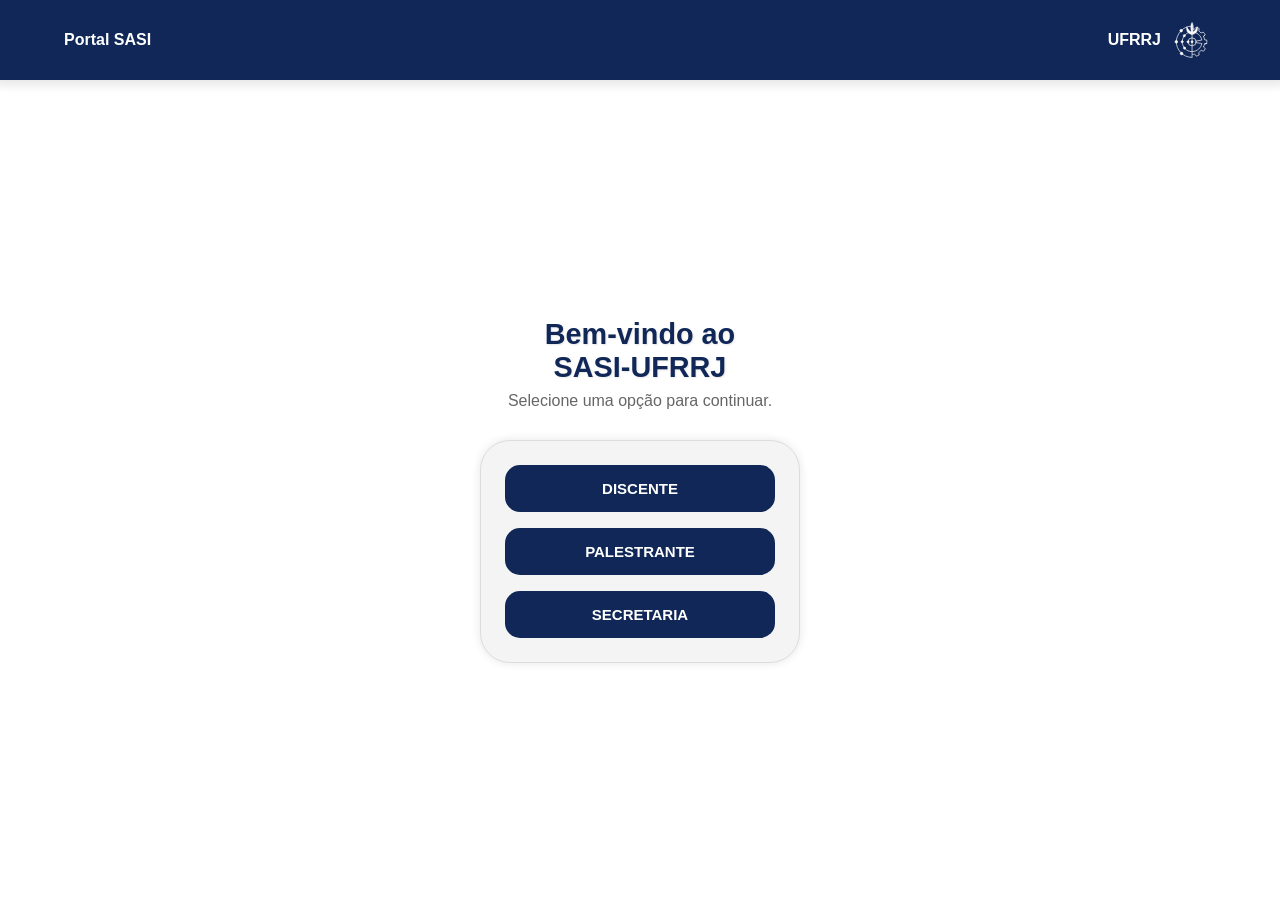
<file: index.html>
<!DOCTYPE html>
<html lang="pt-BR">
<head>
    <meta charset="UTF-8">
    <meta name="viewport" content="width=device-width, initial-scale=1.0">
    <link rel="stylesheet" href="index.css">
    <title>Portal SASI - UFRRJ</title>
</head>
<body>
    <header>
        <h1>Portal SASI</h1>
        <div class="logo">
            <h2>UFRRJ</h2>
            <img src="logo-white-ufrrj.svg" alt="Logo da UFRRJ">
        </div>
    </header>

    <main>
        <section class="title" aria-labelledby="titulo-principal">
            <h2 id="titulo-principal">Bem-vindo ao<br>SASI-UFRRJ</h2>
            <p>Selecione uma opção para continuar.</p>
        </section>

        <nav class="acessos" aria-label="Áreas do portal">
            <a class="botao-acesso" href="discente.html">Discente</a>
            <a class="botao-acesso" href="palestrante.html">Palestrante</a>
            <a class="botao-acesso" href="secretaria.html">Secretaria</a>
        </nav>
    </main>
</body>
</html>
</file>
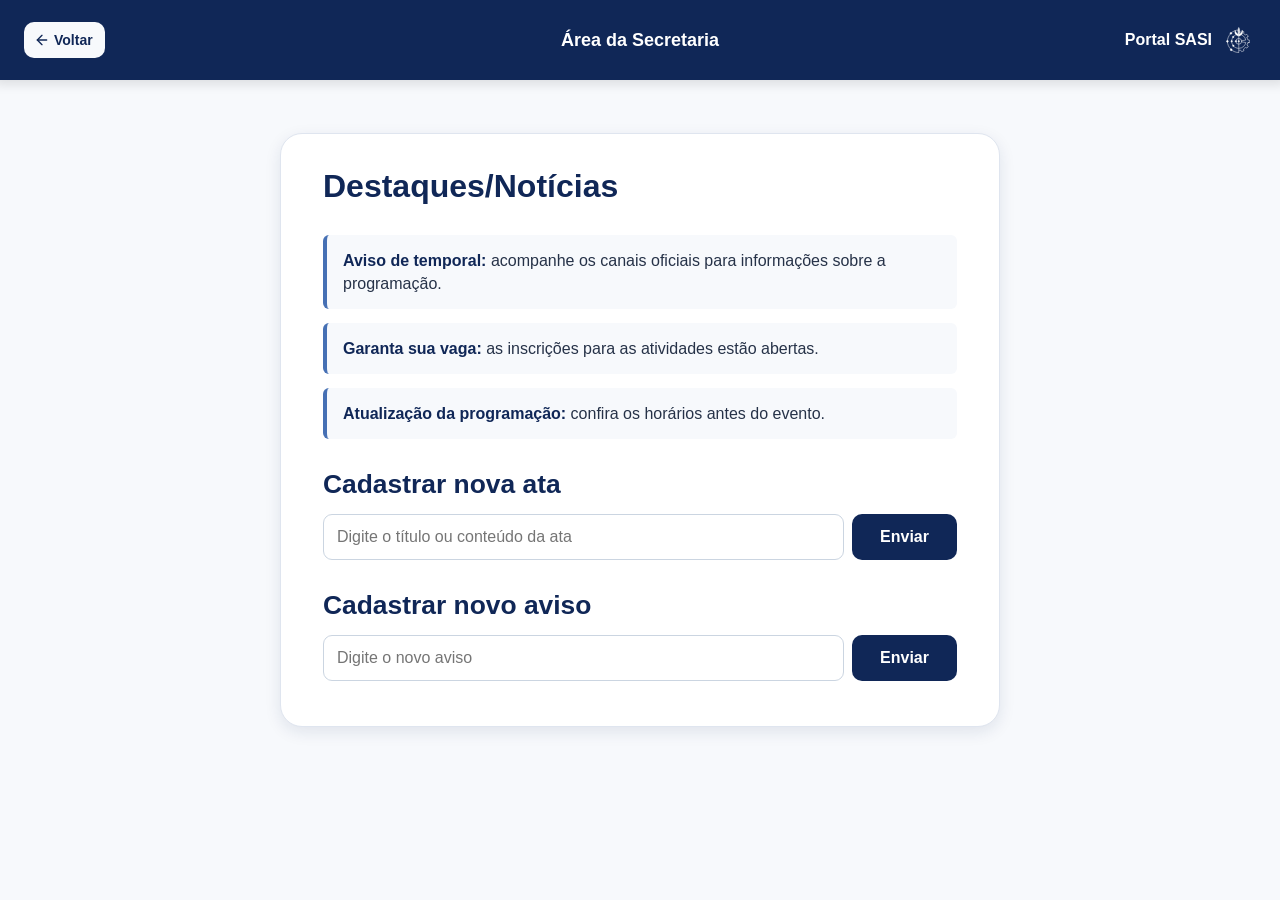
<file: AreaSecretaria.html>
<!DOCTYPE html>
<html lang="pt-BR">
<head>
    <meta charset="UTF-8">
    <meta name="viewport" content="width=device-width, initial-scale=1.0">
    <link rel="stylesheet" href="secretaria.css">
    <title>Área da Secretaria - SASI</title>
</head>
<body>
    <header>
        <a href="secretaria.html" class="voltar"><svg xmlns="http://www.w3.org/2000/svg" width="24" height="24" viewBox="0 0 24 24" fill="none" stroke="currentColor" stroke-width="2" stroke-linecap="round" stroke-linejoin="round" class="lucide lucide-arrow-left preview-icon"><path d="m12 19-7-7 7-7"/><path d="M19 12H5"/></svg>
            <span class="texto-btn">Voltar</span>
        </a>
        <h1>Área da Secretaria</h1>
        <div class="logo">
            <h2 class="texto-logo">Portal SASI</h2>
            <img src="logo-white-ufrrj.svg" alt="Logo da UFRRJ">
        </div>
    </header>

    <main>
        <section class="painel">
            <h2>Destaques/Notícias</h2>

            <div class="noticias">
                <p class="noticia"><strong>Aviso de temporal:</strong> acompanhe os canais oficiais para informações sobre a programação.</p>
                <p class="noticia"><strong>Garanta sua vaga:</strong> as inscrições para as atividades estão abertas.</p>
                <p class="noticia"><strong>Atualização da programação:</strong> confira os horários antes do evento.</p>
            </div>

            <h3>Cadastrar nova ata</h3>
            <form class="formulario" action="#" method="post">
                <label class="sr-only" for="ata">Nova ata</label>
                <input type="text" id="ata" name="ata" placeholder="Digite o título ou conteúdo da ata" required>
                <button type="submit">Enviar</button>
            </form>

            <h3>Cadastrar novo aviso</h3>
            <form class="formulario" action="#" method="post">
                <label class="sr-only" for="aviso">Novo aviso</label>
                <input type="text" id="aviso" name="aviso" placeholder="Digite o novo aviso" required>
                <button type="submit">Enviar</button>
            </form>
        </section>
    </main>
</body>
</html>
</file>
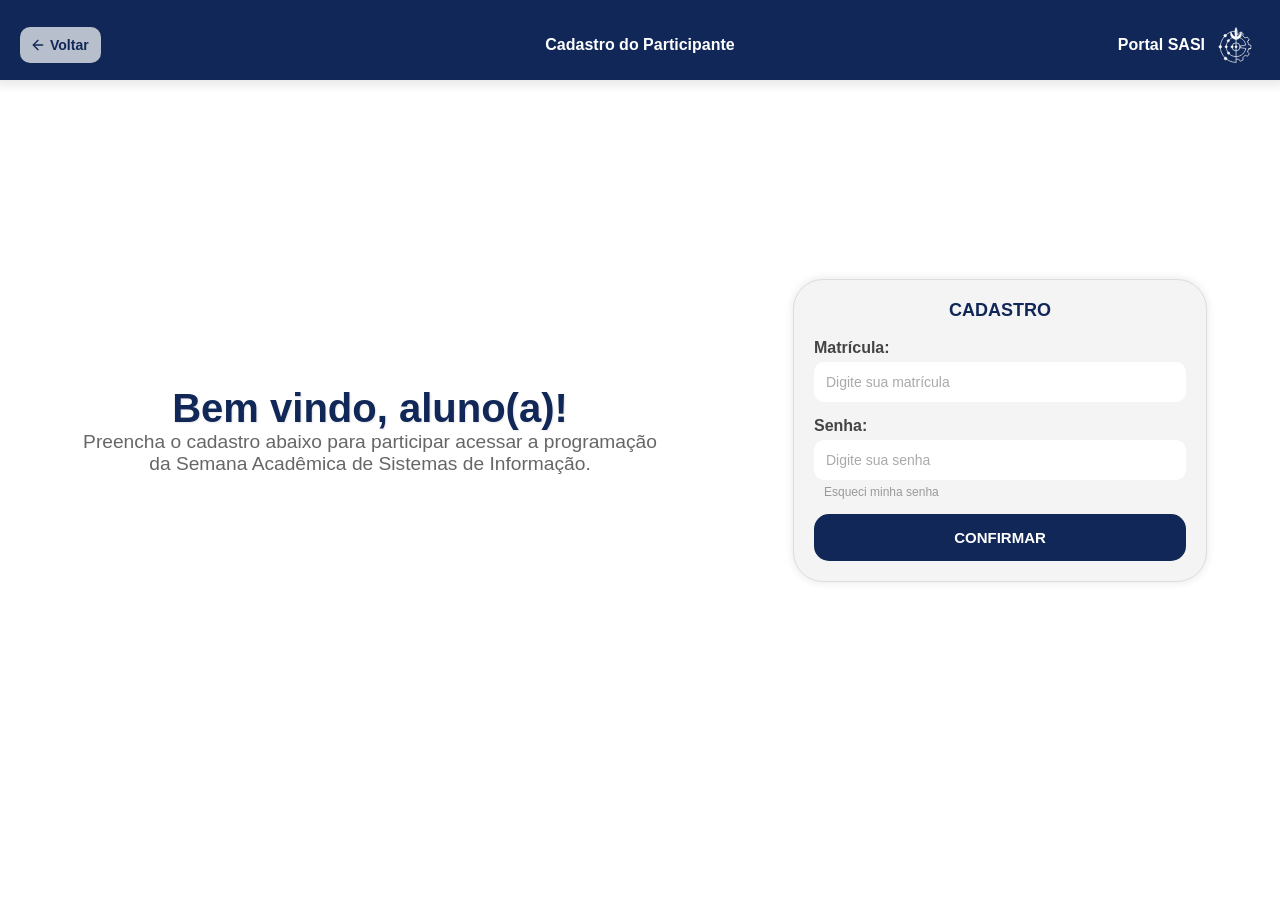
<file: discente.html>
<!DOCTYPE html>
<html lang="pt-br">
<head>
    <meta charset="UTF-8">
    <meta name="viewport" content="width=device-width, initial-scale=1.0">
    <link rel="stylesheet" href="style.css">
    <title>Cadastro do Participante - SASI</title>
</head>
<body>
    <header>
        <a href="index.html" class="voltar"><svg xmlns="http://www.w3.org/2000/svg" width="24" height="24" viewBox="0 0 24 24" fill="none" stroke="currentColor" stroke-width="2" stroke-linecap="round" stroke-linejoin="round" class="lucide lucide-arrow-left preview-icon"><path d="m12 19-7-7 7-7"/><path d="M19 12H5"/></svg>
            <span class="texto-btn">Voltar</span>
        </a>
        <h1>Cadastro do Participante</h1>
        <div class="logo">
            <h2 class="texto-logo">Portal SASI</h2>
            <img src="logo-white-ufrrj.svg" alt="Logo da UFRRJ">
        </div>
    </header>
    <main>
        <div class="title">
            <h2>Bem vindo, aluno(a)!</h2>
            <p>Preencha o cadastro abaixo para participar acessar a programação da Semana Acadêmica de Sistemas de Informação.</p>
        </div>
        <div class="cadastro-container">
            <form action="programacao.html" method="get">
                <span>Cadastro</span>
                <label for="matricula">Matrícula:</label>
                <input type="number" id="matricula" placeholder="Digite sua matrícula" required>
                <label for="senha">Senha:</label>
                <input type="password" id="senha" placeholder="Digite sua senha" required>
                <a href="#" id="esqueci-senha">Esqueci minha senha</a>
                <button type="submit">Confirmar</button>
            </form>
        </div>
    </main>
</body>
</html>
</file>
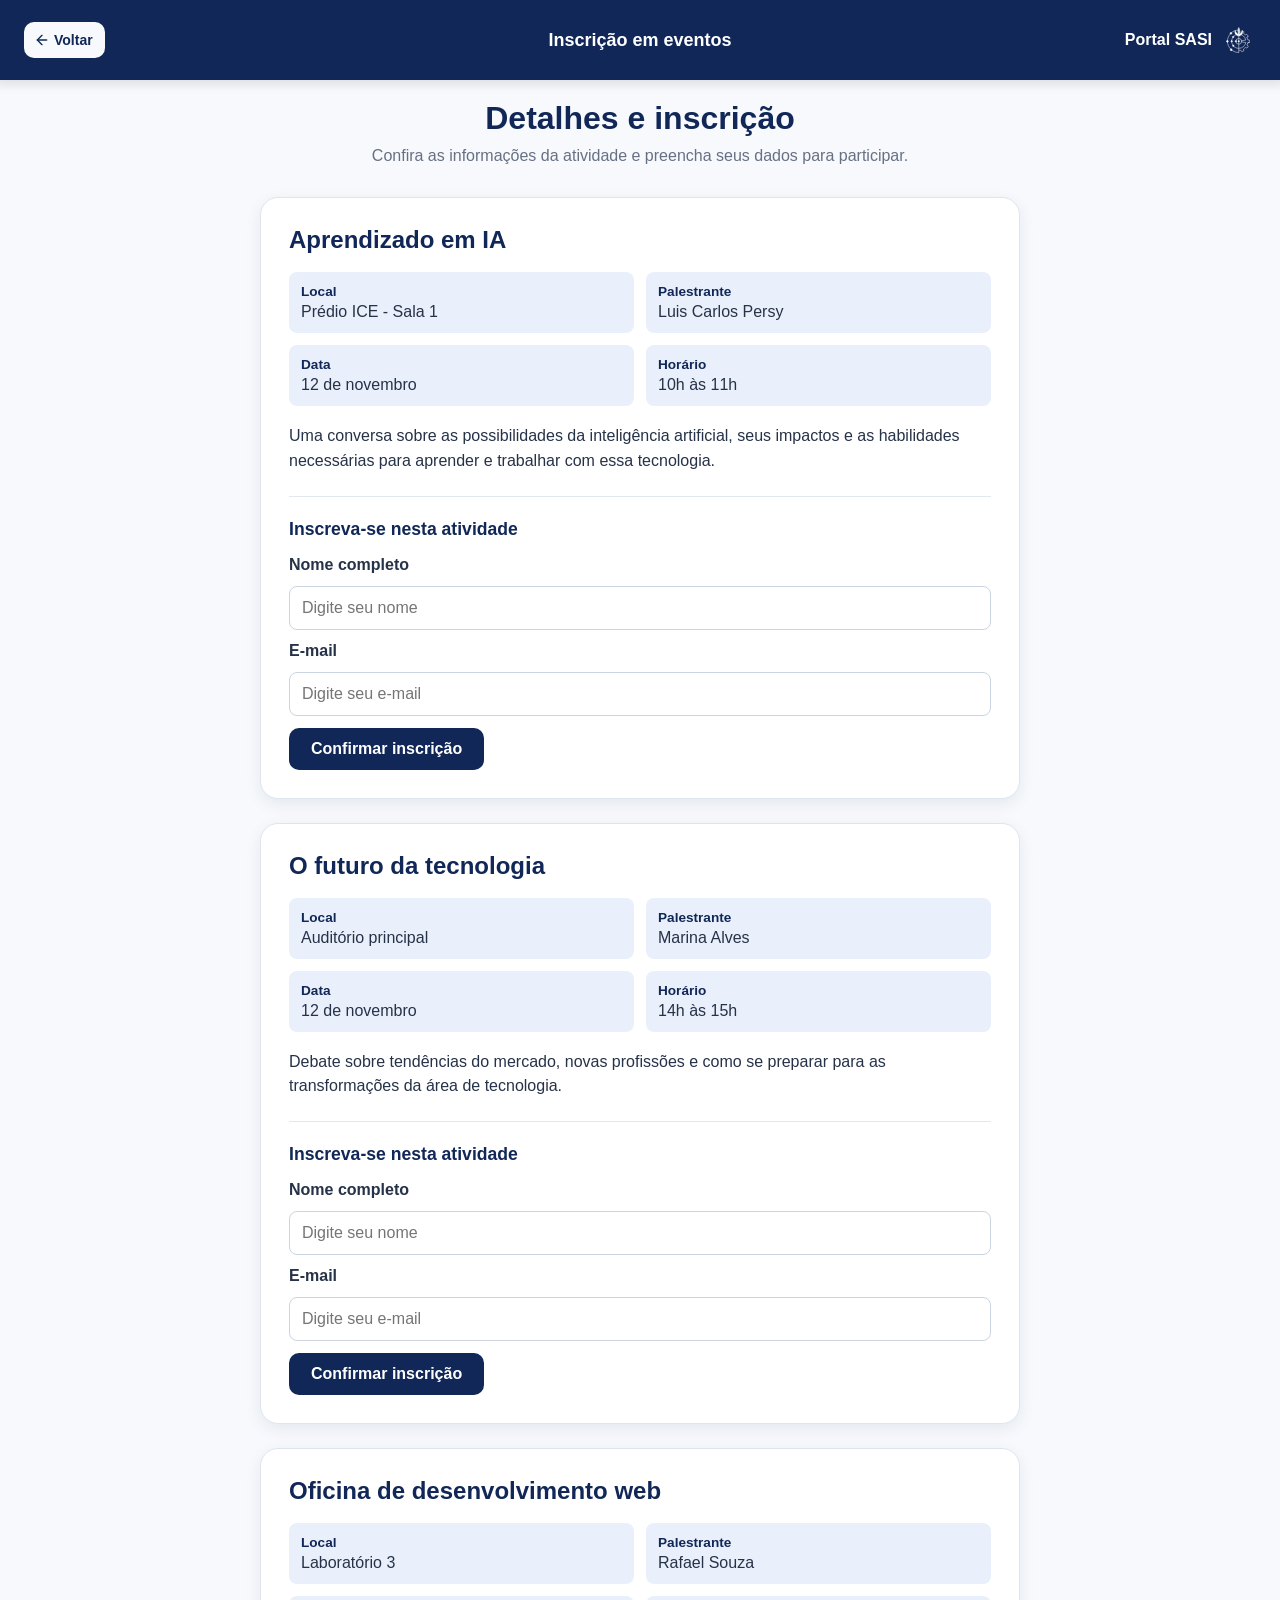
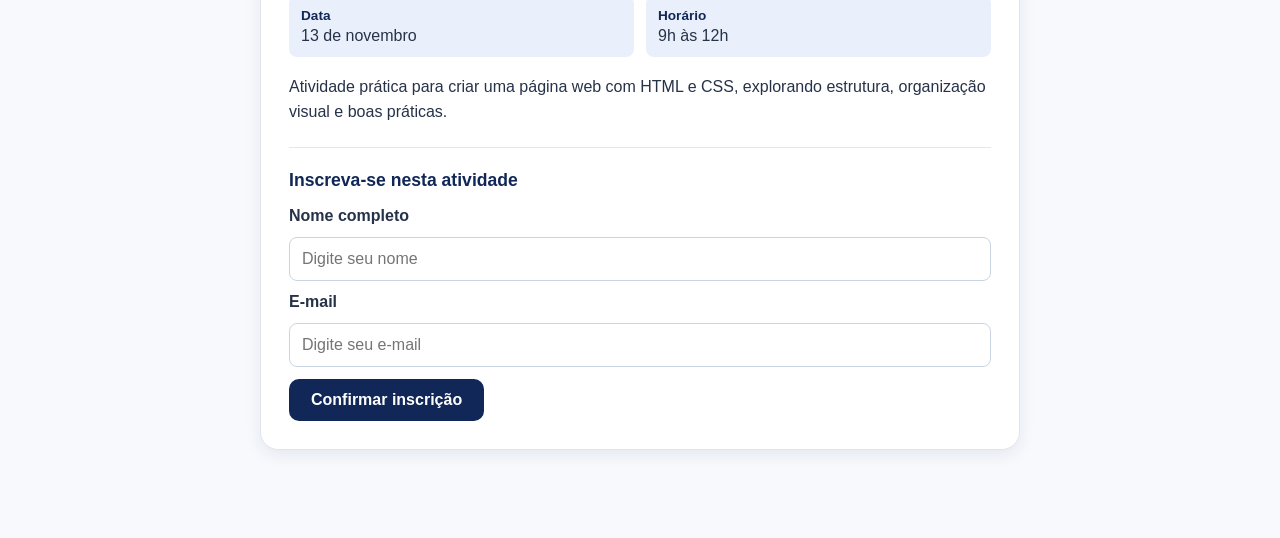
<file: inscricao.html>
<!DOCTYPE html>
<html lang="pt-BR">
<head>
    <meta charset="UTF-8">
    <meta name="viewport" content="width=device-width, initial-scale=1.0">
    <link rel="stylesheet" href="eventos.css">
    <title>Inscrição em eventos - SASI</title>
</head>
<body>
    <header>
        <a href="programacao.html" class="voltar">
            <svg xmlns="http://www.w3.org/2000/svg" width="24" height="24" viewBox="0 0 24 24" fill="none" stroke="currentColor" stroke-width="2" stroke-linecap="round" stroke-linejoin="round" class="lucide lucide-arrow-left preview-icon">
                <path d="m12 19-7-7 7-7"/><path d="M19 12H5"/>
            </svg>
            <span class="texto-btn">Voltar</span>
        </a>
        <h1>Inscrição em eventos</h1>
        <div class="logo">
            <h2 class="texto-logo">Portal SASI</h2>
            <img src="logo-white-ufrrj.svg" alt="Logo da UFRRJ">
        </div>
    </header>

    <main>
        <section class="cabecalho-pagina">
            <h2>Detalhes e inscrição</h2>
            <p>Confira as informações da atividade e preencha seus dados para participar.</p>
        </section>

        <section class="detalhes" aria-label="Detalhes dos eventos">
            <article class="detalhe-evento" id="aprendizado-ia">
                <h3>Aprendizado em IA</h3>
                <div class="informacoes">
                    <div class="informacao"><strong>Local</strong>Prédio ICE - Sala 1</div>
                    <div class="informacao"><strong>Palestrante</strong>Luis Carlos Persy</div>
                    <div class="informacao"><strong>Data</strong>12 de novembro</div>
                    <div class="informacao"><strong>Horário</strong>10h às 11h</div>
                </div>
                <p>Uma conversa sobre as possibilidades da inteligência artificial, seus impactos e as habilidades necessárias para aprender e trabalhar com essa tecnologia.</p>
                <form class="formulario" action="#" method="post">
                    <h4>Inscreva-se nesta atividade</h4>
                    <label for="nome-ia">Nome completo</label>
                    <input type="text" id="nome-ia" name="nome-ia" placeholder="Digite seu nome" required>
                    <label for="email-ia">E-mail</label>
                    <input type="email" id="email-ia" name="email-ia" placeholder="Digite seu e-mail" required>
                    <button type="submit">Confirmar inscrição</button>
                </form>
            </article>

            <article class="detalhe-evento" id="futuro-tecnologia">
                <h3>O futuro da tecnologia</h3>
                <div class="informacoes">
                    <div class="informacao"><strong>Local</strong>Auditório principal</div>
                    <div class="informacao"><strong>Palestrante</strong>Marina Alves</div>
                    <div class="informacao"><strong>Data</strong>12 de novembro</div>
                    <div class="informacao"><strong>Horário</strong>14h às 15h</div>
                </div>
                <p>Debate sobre tendências do mercado, novas profissões e como se preparar para as transformações da área de tecnologia.</p>
                <form class="formulario" action="#" method="post">
                    <h4>Inscreva-se nesta atividade</h4>
                    <label for="nome-futuro">Nome completo</label>
                    <input type="text" id="nome-futuro" name="nome-futuro" placeholder="Digite seu nome" required>
                    <label for="email-futuro">E-mail</label>
                    <input type="email" id="email-futuro" name="email-futuro" placeholder="Digite seu e-mail" required>
                    <button type="submit">Confirmar inscrição</button>
                </form>
            </article>

            <article class="detalhe-evento" id="oficina-web">
                <h3>Oficina de desenvolvimento web</h3>
                <div class="informacoes">
                    <div class="informacao"><strong>Local</strong>Laboratório 3</div>
                    <div class="informacao"><strong>Palestrante</strong>Rafael Souza</div>
                    <div class="informacao"><strong>Data</strong>13 de novembro</div>
                    <div class="informacao"><strong>Horário</strong>9h às 12h</div>
                </div>
                <p>Atividade prática para criar uma página web com HTML e CSS, explorando estrutura, organização visual e boas práticas.</p>
                <form class="formulario" action="#" method="post">
                    <h4>Inscreva-se nesta atividade</h4>
                    <label for="nome-oficina">Nome completo</label>
                    <input type="text" id="nome-oficina" name="nome-oficina" placeholder="Digite seu nome" required>
                    <label for="email-oficina">E-mail</label>
                    <input type="email" id="email-oficina" name="email-oficina" placeholder="Digite seu e-mail" required>
                    <button type="submit">Confirmar inscrição</button>
                </form>
            </article>
        </section>
    </main>
</body>
</html>
</file>
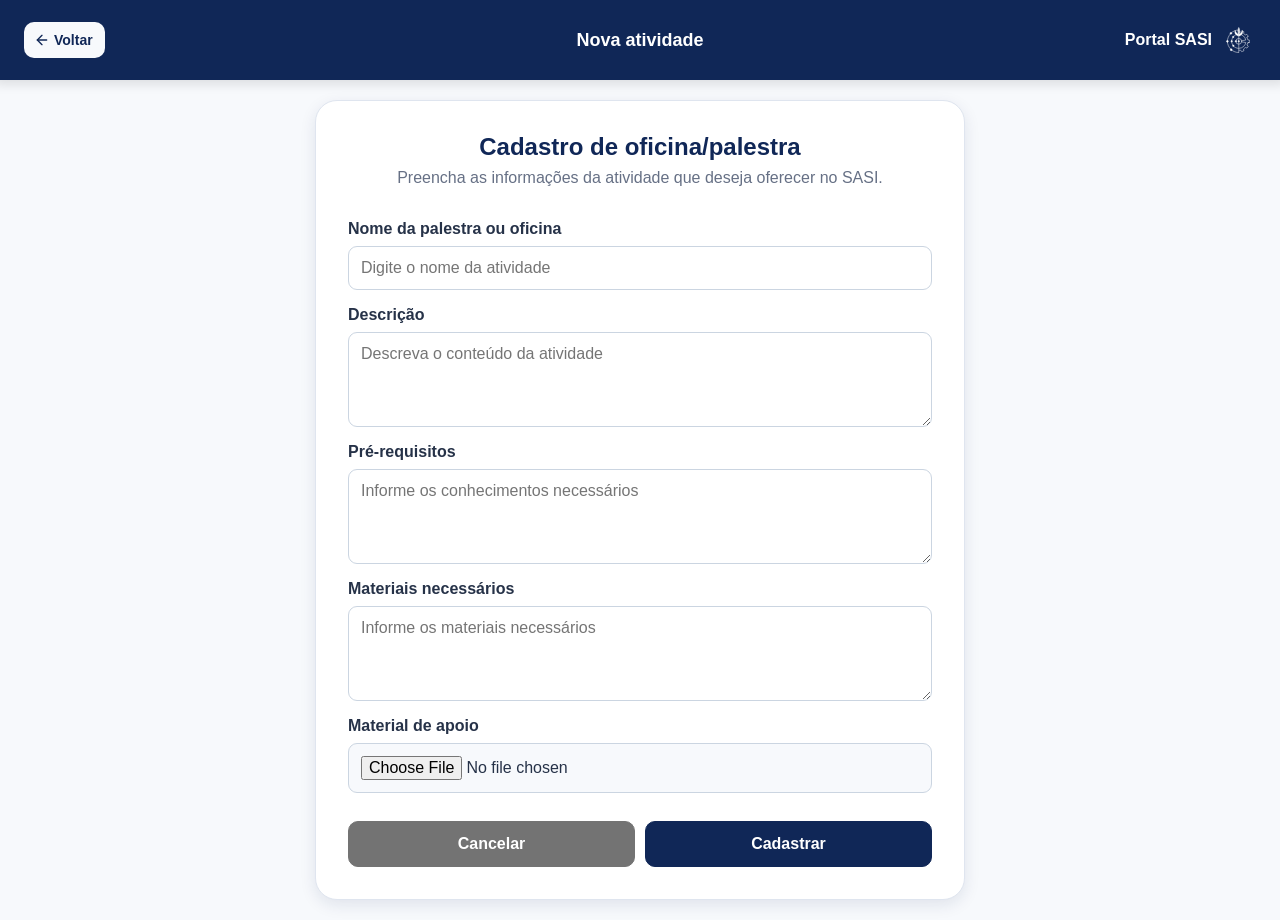
<file: Inscricaodepalestra.html>
<!DOCTYPE html>
<html lang="pt-BR">
<head>
    <meta charset="UTF-8">
    <meta name="viewport" content="width=device-width, initial-scale=1.0">
    <link rel="stylesheet" href="palestrante.css">
    <title>Inscrever palestra - SASI</title>
</head>
<body>
    <header>
        <a href="index.html" class="voltar">
            <svg xmlns="http://www.w3.org/2000/svg" width="24" height="24" viewBox="0 0 24 24" fill="none" stroke="currentColor" stroke-width="2" stroke-linecap="round" stroke-linejoin="round" class="lucide lucide-arrow-left preview-icon">
                <path d="m12 19-7-7 7-7"/><path d="M19 12H5"/>
            </svg>
            <span class="texto-btn">Voltar</span>
        </a>
        <h1>Nova atividade</h1>
        <div class="logo">
            <h2 class="texto-logo">Portal SASI</h2>
            <img src="logo-white-ufrrj.svg" alt="Logo da UFRRJ">
        </div>
    </header>

    <main>
        <section class="formulario-container">
            <h2>Cadastro de oficina/palestra</h2>
            <p>Preencha as informações da atividade que deseja oferecer no SASI.</p>

            <form class="formulario" action="#" method="post" enctype="multipart/form-data">
                <label for="nome-palestra">Nome da palestra ou oficina</label>
                <input type="text" id="nome-palestra" name="nome-palestra" placeholder="Digite o nome da atividade" required>

                <label for="descricao">Descrição</label>
                <textarea id="descricao" name="descricao" placeholder="Descreva o conteúdo da atividade" required></textarea>

                <label for="pre-requisitos">Pré-requisitos</label>
                <textarea id="pre-requisitos" name="pre-requisitos" placeholder="Informe os conhecimentos necessários"></textarea>

                <label for="materiais">Materiais necessários</label>
                <textarea id="materiais" name="materiais" placeholder="Informe os materiais necessários"></textarea>

                <label for="material-apoio">Material de apoio</label>
                <input class="arquivo" type="file" id="material-apoio" name="material-apoio">
                
                <div class="form-buttons">
                    <a class="btn-cancel" href="palestrante.html">Cancelar</a>
                    <a class="btn-submit" href="#">Cadastrar</a>
                </div>
            </form>
        </section>
    </main>
</body>
</html>
</file>
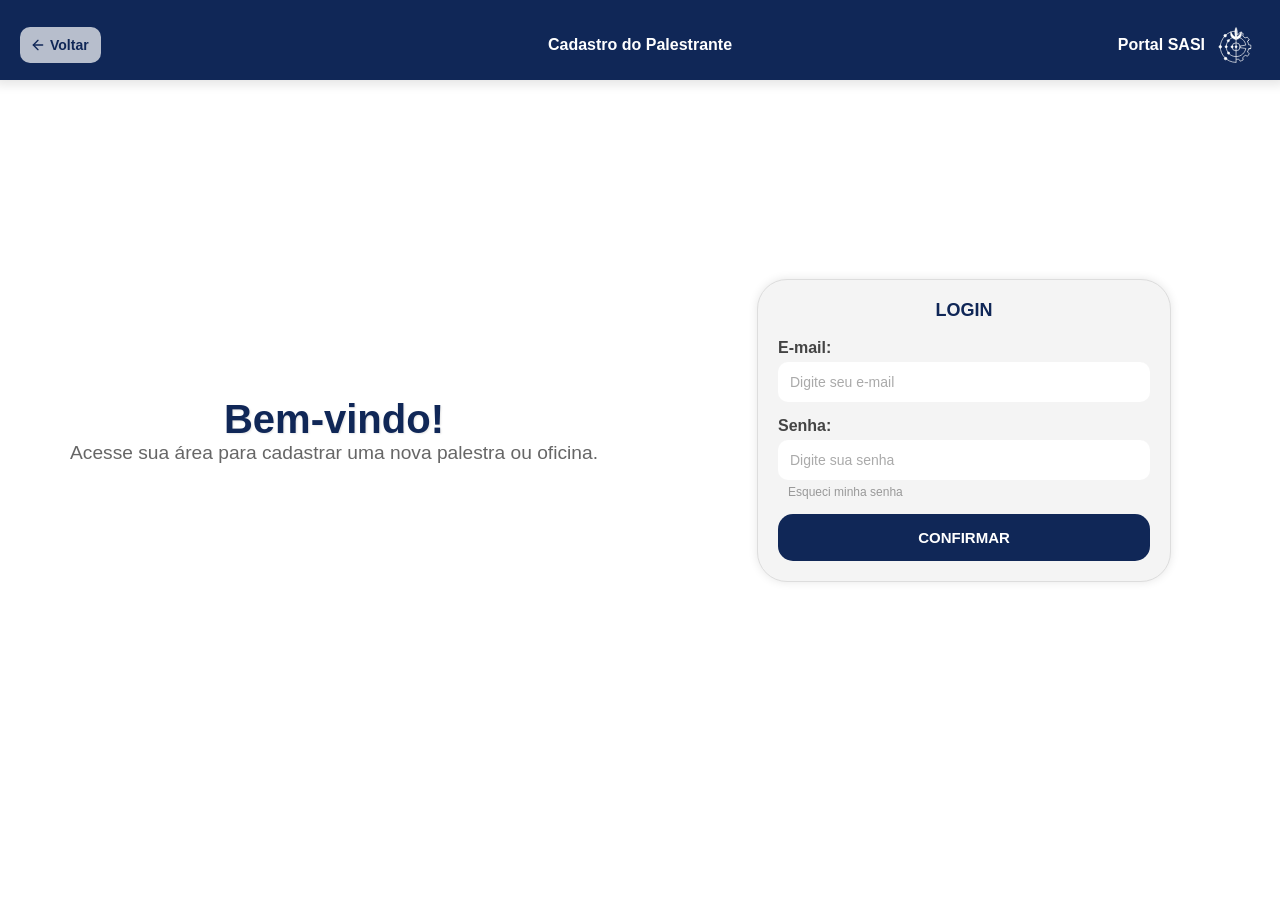
<file: palestrante.html>
<!DOCTYPE html>
<html lang="pt-BR">
<head>
    <meta charset="UTF-8">
    <meta name="viewport" content="width=device-width, initial-scale=1.0">
    <link rel="stylesheet" href="style.css">
    <title>Cadastro do Palestrante - SASI</title>
</head>
<body>
    <header>
        <a href="index.html" class="voltar"><svg xmlns="http://www.w3.org/2000/svg" width="24" height="24" viewBox="0 0 24 24" fill="none" stroke="currentColor" stroke-width="2" stroke-linecap="round" stroke-linejoin="round" class="lucide lucide-arrow-left preview-icon"><path d="m12 19-7-7 7-7"/><path d="M19 12H5"/></svg>
            <span class="texto-btn">Voltar</span>
        </a>
        <h1>Cadastro do Palestrante</h1>
        <div class="logo">
            <h2 class="texto-logo">Portal SASI</h2>
            <img src="logo-white-ufrrj.svg" alt="Logo da UFRRJ">
        </div>
    </header>
    <main>
        <div class="title">
            <h2>Bem-vindo!</h2>
            <p>Acesse sua área para cadastrar uma nova palestra ou oficina.</p>
        </div>
        <div class="cadastro-container">
            <form action="Inscricaodepalestra.html" method="get">
                <span>Login</span>
                <label for="email">E-mail:</label>
                <input type="email" id="email" name="email" placeholder="Digite seu e-mail" required>
                <label for="senha">Senha:</label>
                <input type="password" id="senha" name="senha" placeholder="Digite sua senha" required>
                <a href="#" id="esqueci-senha">Esqueci minha senha</a>
                <button type="submit">Confirmar</button>
            </form>
        </div>
    </main>
</body>
</html>
</file>
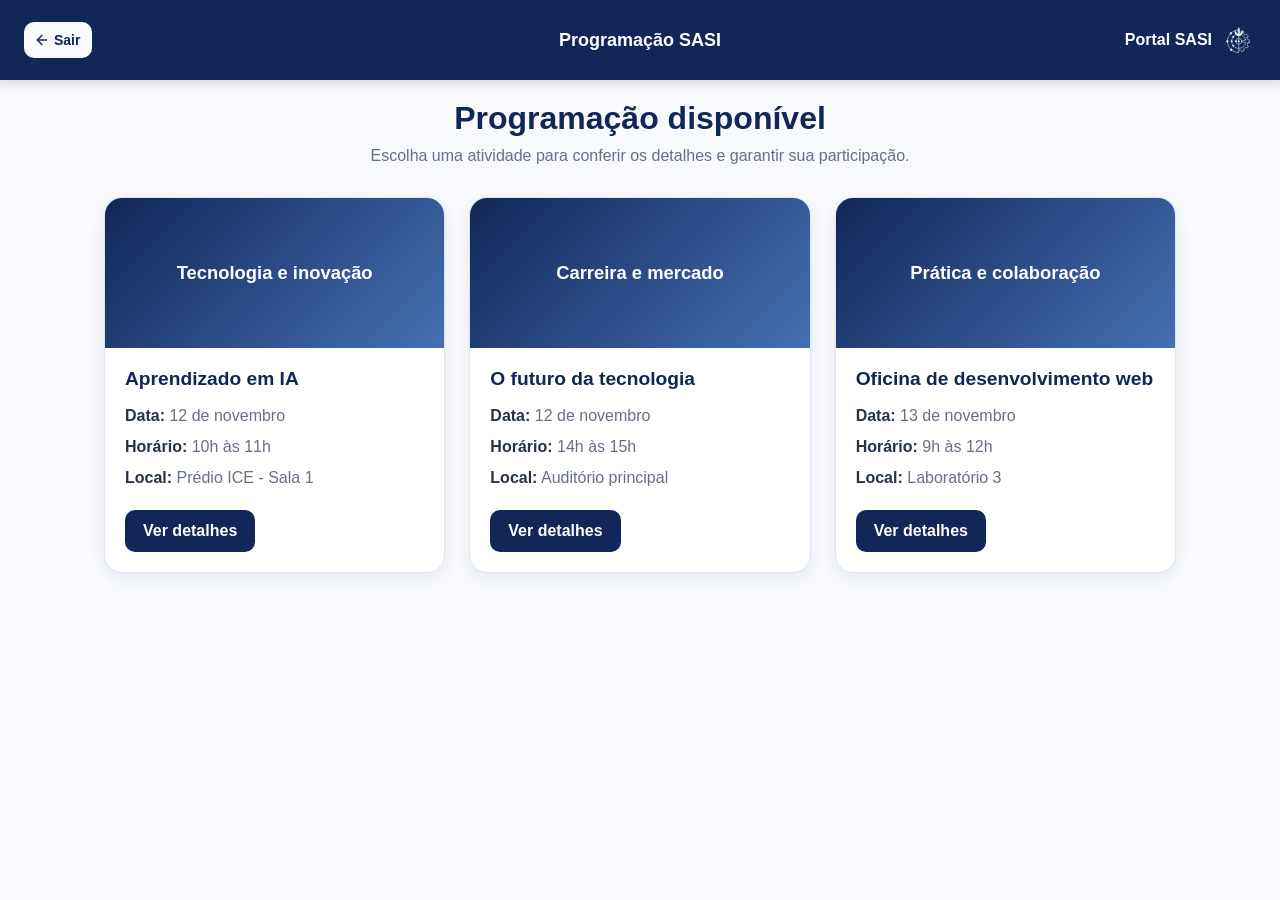
<file: programacao.html>
<!DOCTYPE html>
<html lang="pt-BR">
<head>
    <meta charset="UTF-8">
    <meta name="viewport" content="width=device-width, initial-scale=1.0">
    <link rel="stylesheet" href="eventos.css">
    <title>Programação - SASI</title>
</head>
<body>
    <header>
        <a href="index.html" class="voltar"><svg xmlns="http://www.w3.org/2000/svg" width="24" height="24" viewBox="0 0 24 24" fill="none" stroke="currentColor" stroke-width="2" stroke-linecap="round" stroke-linejoin="round" class="lucide lucide-arrow-left preview-icon"><path d="m12 19-7-7 7-7"/><path d="M19 12H5"/></svg>
            <span class="texto-btn">Sair</span>
        </a>
        <h1>Programação SASI</h1>
        <div class="logo">
            <h2 class="texto-logo">Portal SASI</h2>
            <img src="logo-white-ufrrj.svg" alt="Logo da UFRRJ">
        </div>
    </header>

    <main>
        <section class="cabecalho-pagina">
            <h2>Programação disponível</h2>
            <p>Escolha uma atividade para conferir os detalhes e garantir sua participação.</p>
        </section>

        <section class="programacao" aria-label="Eventos disponíveis">
            <article class="evento">
                <div class="evento-imagem">Tecnologia e inovação</div>
                <div class="evento-conteudo">
                    <h3>Aprendizado em IA</h3>
                    <p><strong>Data:</strong> 12 de novembro</p>
                    <p><strong>Horário:</strong> 10h às 11h</p>
                    <p><strong>Local:</strong> Prédio ICE - Sala 1</p>
                    <a class="botao" href="inscricao.html#aprendizado-ia">Ver detalhes</a>
                </div>
            </article>

            <article class="evento">
                <div class="evento-imagem">Carreira e mercado</div>
                <div class="evento-conteudo">
                    <h3>O futuro da tecnologia</h3>
                    <p><strong>Data:</strong> 12 de novembro</p>
                    <p><strong>Horário:</strong> 14h às 15h</p>
                    <p><strong>Local:</strong> Auditório principal</p>
                    <a class="botao" href="inscricao.html#futuro-tecnologia">Ver detalhes</a>
                </div>
            </article>

            <article class="evento">
                <div class="evento-imagem">Prática e colaboração</div>
                <div class="evento-conteudo">
                    <h3>Oficina de desenvolvimento web</h3>
                    <p><strong>Data:</strong> 13 de novembro</p>
                    <p><strong>Horário:</strong> 9h às 12h</p>
                    <p><strong>Local:</strong> Laboratório 3</p>
                    <a class="botao" href="inscricao.html#oficina-web">Ver detalhes</a>
                </div>
            </article>
        </section>
    </main>
</body>
</html>
</file>
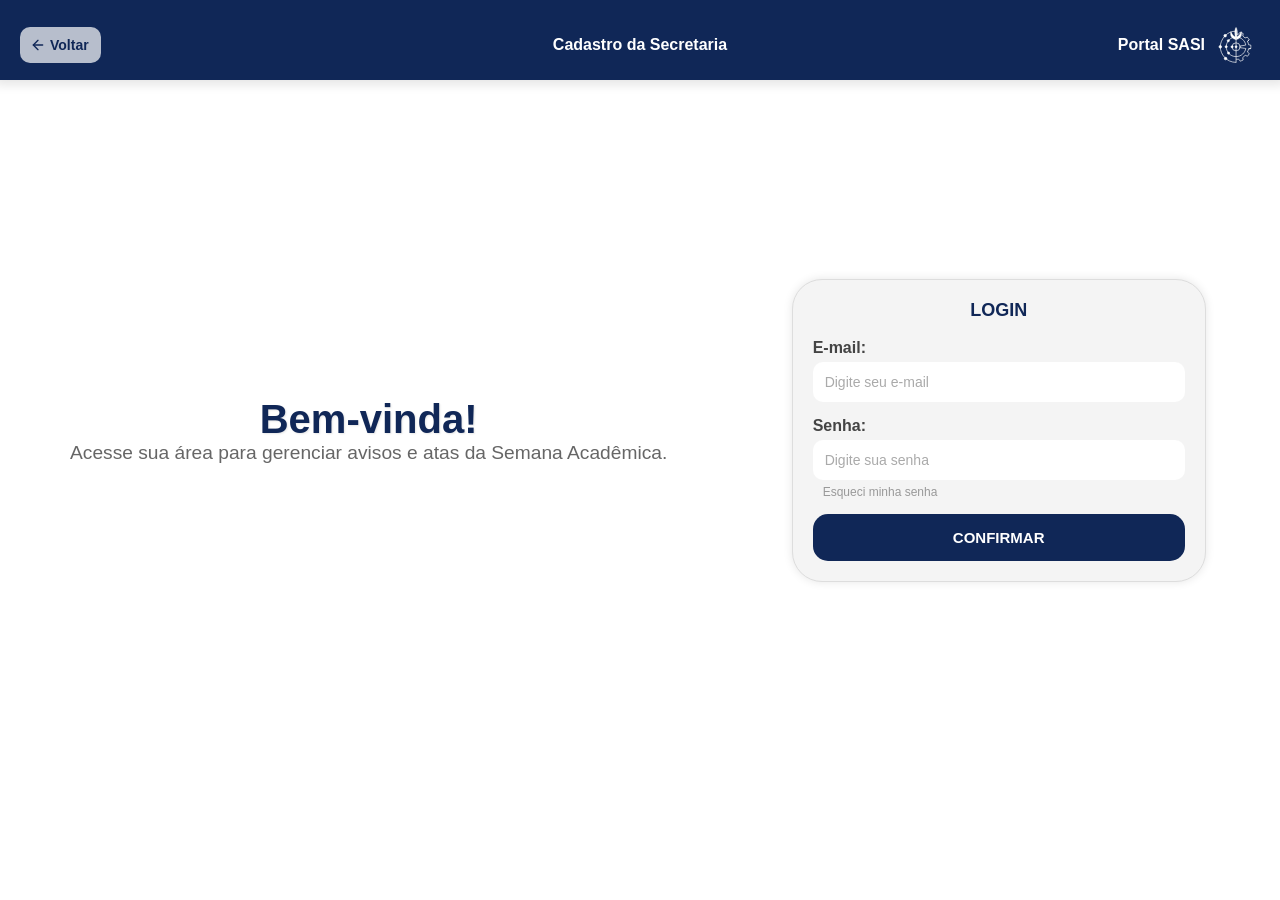
<file: secretaria.html>
<!DOCTYPE html>
<html lang="pt-BR">
<head>
    <meta charset="UTF-8">
    <meta name="viewport" content="width=device-width, initial-scale=1.0">
    <link rel="stylesheet" href="style.css">
    <title>Cadastro da Secretaria - SASI</title>
</head>
<body>
    <header>
        <a href="index.html" class="voltar"><svg xmlns="http://www.w3.org/2000/svg" width="24" height="24" viewBox="0 0 24 24" fill="none" stroke="currentColor" stroke-width="2" stroke-linecap="round" stroke-linejoin="round" class="lucide lucide-arrow-left preview-icon"><path d="m12 19-7-7 7-7"/><path d="M19 12H5"/></svg>
            <span class="texto-btn">Voltar</span>
        </a>
        <h1>Cadastro da Secretaria</h1>
        <div class="logo">
            <h2 class="texto-logo">Portal SASI</h2>
            <img src="logo-white-ufrrj.svg" alt="Logo da UFRRJ">
        </div>
    </header>
    <main>
        <div class="title">
            <h2>Bem-vinda!</h2>
            <p>Acesse sua área para gerenciar avisos e atas da Semana Acadêmica.</p>
        </div>
        <div class="cadastro-container">
            <form action="AreaSecretaria.html" method="get">
                <span>Login</span>
                <label for="email">E-mail:</label>
                <input type="email" id="email" name="email" placeholder="Digite seu e-mail" required>
                <label for="senha">Senha:</label>
                <input type="password" id="senha" name="senha" placeholder="Digite sua senha" required>
                <a href="#" id="esqueci-senha">Esqueci minha senha</a>
                <button type="submit">Confirmar</button>
            </form>
        </div>
    </main>
</body>
</html>
</file>
<file: index.css>
:root {
    --azul-sasi: #102757;
    --azul-hover: #0d1f4a;
    --cinza-texto: #666;
    --cinza-fundo: #f4f4f4;
}

* {
    box-sizing: border-box;
}

body {
    margin: 0;
    min-height: 100vh;
    font-family: Arial, sans-serif;
    color: var(--azul-sasi);
    background: #fff;
}

header {
    display: flex;
    justify-content: space-between;
    align-items: center;
    min-height: 80px;
    padding: 15px 5%;
    color: #fff;
    background-color: var(--azul-sasi);
    box-shadow: 0 0 10px 5px rgba(0, 0, 0, 0.1);
}

header h1,
header h2 {
    margin: 0;
    font-size: 16px;
    font-weight: 600;
}

.logo {
    display: flex;
    align-items: center;
    gap: 5px;
}

.logo img {
    height: 50px;
    width: auto;
}

main {
    display: flex;
    flex-direction: column;
    align-items: center;
    justify-content: center;
    min-height: calc(100vh - 80px);
    padding: 40px 20px;
}

.title {
    margin-bottom: 30px;
    text-align: center;
}

.title h2 {
    margin: 0 0 8px;
    font-size: 1.8rem;
    font-weight: 600;
    text-shadow: 1px 1px 2px rgba(0, 0, 0, 0.1);
}

.title p {
    margin: 0;
    color: var(--cinza-texto);
    font-size: 16px;
}

.acessos {
    display: flex;
    flex-direction: column;
    gap: 16px;
    width: min(100%, 320px);
    padding: 24px;
    border: 1px solid #ddd;
    border-radius: 30px;
    background-color: var(--cinza-fundo);
    box-shadow: 0 0 10px rgba(0, 0, 0, 0.1);
}

.botao-acesso {
    display: block;
    padding: 15px;
    border-radius: 15px;
    color: #fff;
    background-color: var(--azul-sasi);
    font-size: 15px;
    font-weight: 600;
    text-align: center;
    text-decoration: none;
    text-transform: uppercase;
    transition: background-color 0.3s ease, transform 0.3s ease;
}

.botao-acesso:hover,
.botao-acesso:focus {
    background-color: var(--azul-hover);
    transform: scale(1.02);
}

.botao-acesso:focus {
    outline: 3px solid rgba(16, 39, 87, 0.3);
    outline-offset: 2px;
}

@media (max-width: 480px) {
    header {
        padding: 15px 20px;
    }

    header h1,
    header h2 {
        font-size: 14px;
    }

    .logo img {
        height: 40px;
    }
}
</file>
<file: secretaria.css>
:root {
    --azul-sasi: #102757;
    --azul-hover: #0d1f4a;
    --azul-claro: #eaf0fb;
    --texto: #263248;
    --cinza: #667085;
    --fundo: #f7f9fc;
}
* {
    box-sizing: border-box;
}
body {

    margin: 0;
    min-height: 100vh;
    font-family: Arial, sans-serif;
    color: #263248;
    background: #f7f9fc;
}

header {
    position: fixed;
    left: 0;
    right: 0;
    display: grid;
    grid-template-columns: 1fr auto 1fr;
    align-items: center;
    background-color: var(--azul-sasi);
    color: #fff;
    padding: 12px 24px;
    height: 80px;
    box-shadow: 0 0 10px 5px rgba(0, 0, 0, 0.1);
    z-index: 9999;
    h1 {
        text-align: center;
        margin: 0;
        font-size: 18px;
        font-weight: 600;
    }
    .logo {
        display: flex;
        align-items: center;
        justify-content: flex-end;
        gap: 8px;
        h2 {
            margin: 0;
            font-size: 16px;
            font-weight: 600;
        }
        img {
            height: 36px;
            width: auto;
        }
    }
    
    .voltar {
        display: inline-flex;
        align-items: center;
        justify-content: flex-start;
        align-self: center;
        width: fit-content;
        padding: 10px 12px 10px 6px;
        text-decoration: none;
        background-color: var(--fundo);
        border-radius: 10px;
        color: var(--azul-sasi);
        font-size: 14px;
        font-weight: 600;
        &:hover {
            color: #113175;
            background-color: #ddd;
            transform: scale(1.03);
            transition: all 0.3s ease;
        }
        svg {
        
            height: 16px;
        }
    }
}
main {
    display: flex;
    flex-direction: column;
    align-items: center;
    justify-content: center;
    min-height: calc(100vh - 110px);
    padding: 100px 20px 30px 20px;
}

.title {
    max-width: 600px;
    margin: 0 30px 28px;
    text-align: center;
}

.title h2 {
    margin: 0 0 10px;
    color: #102757;
    font-size: 1.8rem;
}

.title p {
    margin: 0;
    color: #667085;
}

.cadastro-container {
    width: min(100%, 430px);
    padding: 28px;
    border: 1px solid #dfe5ef;
    border-radius: 22px;
    background: #fff;
    box-shadow: 0 5px 16px rgba(16, 39, 87, 0.1);
}

.cadastro-container form {
    display: flex;
    flex-direction: column;
}

.cadastro-container span {
    margin-bottom: 22px;
    color: #102757;
    font-size: 1.2rem;
    font-weight: 600;
    text-align: center;
}

.cadastro-container label {
    margin-bottom: 6px;
    font-weight: 600;
}

.cadastro-container input {
    margin-bottom: 16px;
    padding: 13px;
    border: 1px solid #cbd5e1;
    border-radius: 9px;
    font: inherit;
}

.cadastro-container input:focus {
    outline: 3px solid #eaf0fb;
    border-color: #102757;
}

.cadastro-container a {
    margin: 0 0 18px 4px;
    color: #667085;
    font-size: 13px;
    text-decoration: none;
}

.cadastro-container a:hover {
    color: #102757;
    text-decoration: underline;
}

.cadastro-container button,
.formulario button {
    padding: 13px;
    border: 0;
    border-radius: 10px;
    color: #fff;
    background: #102757;
    font: inherit;
    font-weight: 600;
    cursor: pointer;
}

.cadastro-container button:hover,
.formulario button:hover {
    background: #0d1f4a;
}

.painel {
    width: min(100%, 720px);
    padding: 34px 42px 45px;
    border: 1px solid #dfe5ef;
    border-radius: 22px;
    background: #fff;
    box-shadow: 0 5px 16px rgba(16, 39, 87, 0.1);
}

.painel h2 {
    margin: 0 0 30px;
    color: #102757;
    font-size: 2rem;
}

.painel h3 {
    margin: 30px 0 14px;
    color: #102757;
    font-size: 1.65rem;
}

.noticias {
    display: grid;
    gap: 14px;
}

.noticia {
    margin: 0;
    padding: 14px 16px;
    border-left: 4px solid #4670b4;
    border-radius: 6px;
    background: #f7f9fc;
    line-height: 1.45;
}

.noticia strong {
    color: #102757;
}

.formulario {
    display: grid;
    grid-template-columns: 1fr auto;
    gap: 8px;
}

.formulario input {
    min-width: 0;
    padding: 13px;
    border: 1px solid #cbd5e1;
    border-radius: 9px;
    font: inherit;
}

.formulario input:focus {
    outline: 3px solid #eaf0fb;
    border-color: #102757;
}

.formulario button {
    padding: 13px 28px;
}

.sr-only {
    position: absolute;
    width: 1px;
    height: 1px;
    padding: 0;
    margin: -1px;
    overflow: hidden;
    clip: rect(0, 0, 0, 0);
    white-space: nowrap;
    border: 0;
}

@media (min-width: 768px) {
    main {
        flex-direction: row;
        gap: 55px;
    }

    .title {
        max-width: 320px;
    }
}

@media (max-width: 600px) {
    .painel {
        padding: 26px 22px 34px;
    }

    .formulario {
        grid-template-columns: 1fr;
    }
    header {
        padding: 0 12px;
    }
    header .voltar .texto-btn, header .logo .texto-logo {
        display: none;
    }

    header .voltar {
        padding: 10px 8px;
        justify-content: center;
    }
    header .voltar svg {
        height: 18px;
        margin: 0;
    }
    header .logo img {
        height: 40px;
    }
    header h1 {
        font-size: 16px;
        
    }
}

@media (max-width: 480px) {
    header {
        padding: 15px 20px;
    }

    header h1,
    header h2 {
        font-size: 14px;
    }

    .logo img {
        height: 40px;
    }
}
</file>
<file: style.css>
body {
    font-family: Arial, sans-serif;
    margin: 0;
    padding: 0;
}

header {
    position: fixed;
    left: 0;
    right: 0;
    display: grid;
    grid-template-columns: 1fr 2fr 1fr;
    align-items: center;
    background-color: #102757;
    color: #fff;
    padding: 20px;
    height: 40px;
    box-shadow: 0 0 10px 5px rgba(0, 0, 0, 0.1);
    h1 {
        display: flex;
        align-items: center;
        justify-content: center;
        margin: 0;
        font-size: 16px;
        font-weight: 600;
    }
    .logo {
        display: flex;
        flex-direction: row;
        align-items: center;
        justify-content: flex-end;
        gap: 5px;
        h2 {
            margin: 0;
            font-size: 16px;
            font-weight: 600;
        }
        img {
            height: 50px;
        }
    }
    .voltar {
        display: inline-flex;
        align-items: center;
        justify-content: flex-start;
        align-self: center;
        width: fit-content;
        padding: 10px 12px 10px 6px;
        text-decoration: none;
        background-color: #ffffffb2;
        border-radius: 10px;
        color: #102757;
        font-size: 14px;
        font-weight: 600;
        &:hover {
            color: #113175;
            background-color: #ddd;
            transform: scale(1.05);
        }
        svg {
        
            height: 16px;
        }
    }

}
main{
    display: flex;
    flex-direction: column;
    align-items: center;
    justify-content: center;
    padding-top: 80px;
} 

.title {
    text-align: center;
    margin: 50px 30px;
    max-width: 600px;
    h2 {
        margin: 0;
        font-size: 1.8rem;
        font-weight: 600;
        color: #102757;
        text-shadow: 1px 1px 2px rgba(0, 0, 0, 0.1);
    }
    p {
        margin: 0;
        font-size: 16px;
        color: #666;
    }
}

.cadastro-container {
    display: flex;
    flex-direction: column;
    border: 1px solid #ddd;
    border-radius: 30px;
    background-color: #f4f4f4;
    min-width: 300px;
    max-width: 500px;
    margin: 20px;
    padding: 20px;
    box-shadow: 0px 0px 10px rgba(0, 0, 0, 0.1);
    form {
        display: contents;
    }
    span {
        font-size: 18px;
        font-weight: 600;
        text-align: center;
        text-transform: uppercase;
        color: #102757;
        margin-bottom: 18px;
    }
    label {
        font-size: 16px;
        font-weight: 600;
        color: #444;
        margin-bottom: 5px;
    }
    input {
        padding: 12px;
        font-size: 14px;
        border: none;
        border-radius: 10px;
        margin-bottom: 15px;
        &:focus {
            outline: none;
            box-shadow: 0px 0px 5px rgba(16, 39, 87, 0.5);

        }
        &::placeholder {
            color: #aaa;
        }
        &:hover {
            box-shadow: 0px 0px 5px rgba(16, 39, 87, 0.3);
            transform: scale(1.02);
            transition: all 0.3s ease;
        }
    }
    a {
        margin-top: 0;
        margin-left: 10px;
        font-size: 12px;
        font-weight: 400;
        color: #999;
        text-decoration: none;
        margin-bottom: 15px;
        &:hover {
            text-decoration: underline;
            color: #333;
        }
    }

    button {
        padding: 15px;
        font-size: 15px;
        font-weight: 600;
        text-transform: uppercase;
        color: #fff;
        background-color: #102757;
        border: none;
        border-radius: 15px;
        cursor: pointer;
        &:hover {
            background-color: #0d1f4a;
            transform: scale(1.02);
            transition: all 0.3s ease;
        }

    }
}
#senha {
    margin-bottom: 5px;
}

/*responsividade para desktop*/
@media (min-width: 768px) {
    main {
        display: flex;
        flex-direction: row;
        padding: 20px;
        gap: 20px;
        justify-content: center;
        align-items: center;
        min-height: calc(100vh - 80px);
    }
    .title {
        display: flex;
        flex-direction: column;
        justify-content: center;
        align-items: center;
        padding: 20px;
        min-width: 40vw;
        h2 {
            font-size: 2.5rem;
        }
        p {
            font-size: 1.2rem;
        }
    }

    .cadastro-container {
        margin: 20px auto;
        align-self: center;
        width: 30%;
    }
}
@media (max-width: 600px) {
    header {
        padding: 10px 12px;
    }
    header .voltar .texto-btn, header .logo .texto-logo {
        display: none;
    }

    header .voltar {
        padding: 10px 8px;
        justify-content: center;
    }
    header .voltar svg {
        height: 18px;
        margin: 0;
    }
    header .logo img {
        height: 40px;
    }
    header h1 {
        font-size: 16px;
        
    }
}
</file>
<file: eventos.css>
:root {
    --azul-sasi: #102757;
    --azul-hover: #0d1f4a;
    --azul-claro: #eaf0fb;
    --texto: #263248;
    --cinza: #667085;
    --fundo: #f7f9fc;
}
* {
    box-sizing: border-box;
}
html {
    scroll-behavior: smooth;
}
body {
    margin: 0;
    font-family: Arial, sans-serif;
    color: var(--texto);
    background: var(--fundo);
}
header {
    position: fixed;
    left: 0;
    right: 0;
    display: grid;
    grid-template-columns: 1fr auto 1fr;
    align-items: center;
    background-color: var(--azul-sasi);
    color: #fff;
    padding: 12px 24px;
    height: 80px;
    box-shadow: 0 0 10px 5px rgba(0, 0, 0, 0.1);
    z-index: 9999;
    h1 {
        text-align: center;
        margin: 0;
        font-size: 18px;
        font-weight: 600;
    }
    .logo {
        display: flex;
        align-items: center;
        justify-content: flex-end;
        gap: 8px;
        h2 {
            margin: 0;
            font-size: 16px;
            font-weight: 600;
        }
        img {
            height: 36px;
            width: auto;
        }
    }
    
    .voltar {
        display: inline-flex;
        align-items: center;
        justify-content: flex-start;
        align-self: center;
        width: fit-content;
        padding: 10px 12px 10px 6px;
        text-decoration: none;
        background-color: var(--fundo);
        border-radius: 10px;
        color: var(--azul-sasi);
        font-size: 14px;
        font-weight: 600;
        &:hover {
            color: #113175;
            background-color: #ddd;
            transform: scale(1.03);
            transition: all 0.3s ease;
        }
        svg {
        
            height: 16px;
        }
    }
}

main {
    width: min(1120px, 100%);
    margin: 0 auto;
    padding: 100px 24px 64px;
}

.cabecalho-pagina {
    margin-bottom: 32px;
    text-align: center;
}

.cabecalho-pagina h2 {
    margin: 0 0 10px;
    color: var(--azul-sasi);
    font-size: 2rem;
}

.cabecalho-pagina p {
    margin: 0;
    color: var(--cinza);
}

.programacao {
    display: grid;
    grid-template-columns: repeat(auto-fit, minmax(280px, 1fr));
    gap: 24px;
}

.evento {
    overflow: hidden;
    border: 1px solid #dfe5ef;
    border-radius: 18px;
    background: #fff;
    box-shadow: 0 5px 16px rgba(16, 39, 87, 0.08);
}

.evento-imagem {
    display: grid;
    min-height: 150px;
    place-items: center;
    color: #fff;
    background: linear-gradient(135deg, #102757, #4670b4);
    font-size: 1.15rem;
    font-weight: 600;
}

.evento-conteudo {
    padding: 20px;
}

.evento h3 {
    margin: 0 0 14px;
    color: var(--azul-sasi);
    font-size: 1.2rem;
}

.evento p {
    margin: 8px 0;
    color: var(--cinza);
    line-height: 1.45;
}

.evento p strong {
    color: var(--texto);
}

.botao {
    display: inline-block;
    margin-top: 12px;
    padding: 12px 18px;
    border-radius: 10px;
    color: #fff;
    background-color: var(--azul-sasi);
    font-weight: 600;
    text-decoration: none;
    transition: background-color 0.3s ease, transform 0.3s ease;
}

.botao:hover,
.botao:focus {
    background-color: var(--azul-hover);
    transform: translateY(-2px);
}

.botao-secundario {
    margin-left: 8px;
    color: var(--azul-sasi);
    background: var(--azul-claro);
}

.botao-secundario:hover,
.botao-secundario:focus {
    color: #fff;
}


.detalhes {
    max-width: 760px;
    margin: 0 auto;
}

.detalhe-evento {
    margin-bottom: 24px;
    padding: 28px;
    border: 1px solid #dfe5ef;
    border-radius: 18px;
    background: #fff;
    box-shadow: 0 5px 16px rgba(16, 39, 87, 0.08);
    scroll-margin-top: 24px;
}

.detalhe-evento:target {
    border-color: #6f8fc8;
    box-shadow: 0 0 0 3px var(--azul-claro);
}

.detalhe-evento h3 {
    margin: 0 0 18px;
    color: var(--azul-sasi);
    font-size: 1.5rem;
}

.informacoes {
    display: grid;
    grid-template-columns: repeat(2, 1fr);
    gap: 12px;
    margin-bottom: 18px;
}

.informacao {
    padding: 12px;
    border-radius: 8px;
    background: var(--azul-claro);
}

.informacao strong {
    display: block;
    margin-bottom: 4px;
    color: var(--azul-sasi);
    font-size: 0.85rem;
}

.detalhe-evento > p {
    line-height: 1.55;
}

.formulario {
    display: grid;
    gap: 12px;
    margin-top: 22px;
    padding-top: 22px;
    border-top: 1px solid #e1e6ef;
}

.formulario h4 {
    margin: 0 0 4px;
    color: var(--azul-sasi);
    font-size: 1.1rem;
}

.formulario label {
    font-weight: 600;
}

.formulario input,
.formulario select {
    width: 100%;
    padding: 12px;
    border: 1px solid #cbd5e1;
    border-radius: 8px;
    font: inherit;
}

.formulario input:focus,
.formulario select:focus {
    outline: 3px solid var(--azul-claro);
    border-color: var(--azul-sasi);
}

.formulario button {
    width: fit-content;
    padding: 12px 22px;
    border: 0;
    border-radius: 10px;
    color: #fff;
    background: var(--azul-sasi);
    font: inherit;
    font-weight: 600;
    cursor: pointer;
}

.formulario button:hover,
.formulario button:focus {
    background: var(--azul-hover);
}
@media (max-width: 600px) {
    header {
        padding: 10px 12px;
    }
    header .voltar .texto-btn, header .logo .texto-logo {
        display: none;
    }

    header .voltar {
        padding: 10px 8px;
        justify-content: center;
    }
    header .voltar svg {
        height: 18px;
        margin: 0;
    }
    header .logo img {
        height: 40px;
    }
    header h1 {
        font-size: 16px;
        
    }
}

@media (max-width: 480px) {

    .informacoes {
        grid-template-columns: 1fr;
    }
}
</file>
<file: palestrante.css>
:root {
    --azul-sasi: #102757;
    --azul-hover: #0d1f4a;
    --azul-claro: #eaf0fb;
    --texto: #263248;
    --cinza: #667085;
    --fundo: #f7f9fc;
}
* {
    box-sizing: border-box;
}
body {
    font-family: Arial, sans-serif;
    margin: 0;
    min-height: 100vh;
    color: #263248;
    background: #f7f9fc;
}

header {
    position: fixed;
    left: 0;
    right: 0;
    display: grid;
    grid-template-columns: 1fr auto 1fr;
    align-items: center;
    background-color: var(--azul-sasi);
    color: #fff;
    padding: 12px 24px;
    height: 80px;
    box-shadow: 0 0 10px 5px rgba(0, 0, 0, 0.1);
    z-index: 9999;
    h1 {
        text-align: center;
        margin: 0;
        font-size: 18px;
        font-weight: 600;
    }
    .logo {
        display: flex;
        align-items: center;
        justify-content: flex-end;
        gap: 8px;
        h2 {
            margin: 0;
            font-size: 16px;
            font-weight: 600;
        }
        img {
            height: 36px;
            width: auto;
        }
    }
    
    .voltar {
        display: inline-flex;
        align-items: center;
        justify-content: flex-start;
        align-self: center;
        width: fit-content;
        padding: 10px 12px 10px 6px;
        text-decoration: none;
        background-color: var(--fundo);
        border-radius: 10px;
        color: var(--azul-sasi);
        font-size: 14px;
        font-weight: 600;
        &:hover {
            color: #113175;
            background-color: #ddd;
            transform: scale(1.03);
            transition: all 0.3s ease;
        }
        svg {
        
            height: 16px;
        }
    }
}
main {
    display: flex;
    flex-direction: column;
    align-items: center;
    justify-content: center;
    min-height: calc(100vh - 110px);
    padding: 100px 30px 20px;
}

.title {
    max-width: 600px;
    margin: 0 30px 28px;
    text-align: center;
}

.title h2 {
    margin: 0 0 10px;
    color: #102757;
    font-size: 1.8rem;
}

.title p {
    margin: 0;
    color: #667085;
}

.cadastro-container {
    width: min(100%, 430px);
    padding: 28px;
    border: 1px solid #dfe5ef;
    border-radius: 22px;
    background: #fff;
    box-shadow: 0 5px 16px rgba(16, 39, 87, 0.1);
}

.cadastro-container form {
    display: flex;
    flex-direction: column;
}

.cadastro-container span {
    margin-bottom: 22px;
    color: var(--azul-sasi);
    font-size: 1.2rem;
    font-weight: 600;
    text-align: center;
}

.cadastro-container label {
    margin-bottom: 6px;
    font-weight: 600;
}

.cadastro-container input {
    margin-bottom: 16px;
    padding: 13px;
    border: 1px solid #cbd5e1;
    border-radius: 9px;
    font: inherit;
}

.cadastro-container input:focus {
    outline: 3px solid var(--azul-claro);
    border-color: var(--azul-sasi);
}

.cadastro-container a {
    margin: 0 0 18px 4px;
    color: #667085;
    font-size: 13px;
    text-decoration: none;
}

.cadastro-container a:hover {
    color: #102757;
    text-decoration: underline;
}

.cadastro-container button,
.formulario button {
    padding: 13px;
    border: 0;
    border-radius: 10px;
    color: #fff;
    background: #102757;
    font: inherit;
    font-weight: 600;
    cursor: pointer;
}

.cadastro-container button:hover,
.formulario button:hover {
    background: #0d1f4a;
    transform: scale(1.02);
    transition: all 0.3s ease;
}

.formulario-container {
    width: min(100%, 650px);
    padding: 32px;
    border: 1px solid #dfe5ef;
    border-radius: 22px;
    background: #fff;
    box-shadow: 0 5px 16px rgba(16, 39, 87, 0.1);
}

.formulario-container h2 {
    margin: 0 0 8px;
    color: #102757;
    text-align: center;
}

.formulario-container > p {
    margin: 0 0 25px;
    color: #667085;
    text-align: center;
}

.formulario {
    display: flex;
    flex-direction: column;
    align-items: center;
    gap: 8px;
}

.formulario label {
    align-self: flex-start;
    font-weight: 600;
    margin-top: 8px;
    font-weight: 600;
}

.formulario input,
.formulario textarea {
    width: 100%;
    padding: 12px;

    border: 1px solid #cbd5e1;
    border-radius: 9px;
    font: inherit;
    resize: vertical;
}

.formulario input:focus,
.formulario textarea:focus {
    outline: 3px solid #eaf0fb;
    border-color: #102757;
    transform: scale(1.02);
    transition: all 0.3s ease;
}

.formulario textarea {
    min-height: 95px;
}

.arquivo {
    padding: 10px;
    background: #f7f9fc;

}


.form-buttons {
    display: flex;
    gap: 10px;
    align-items: center;
    text-align: center;
    width: 100%;
    box-sizing: border-box;
    text-decoration: none;
}

.form-buttons button {
    flex: 1;
    display: inline-flex;
    justify-content: center;
    align-items: center;
    padding: 13px 32px;
    margin: 0;
    box-sizing: border-box;
    text-decoration: none;
}
.btn-cancel, .btn-submit{
    flex: 1;
    display: inline-flex;
    justify-content: center;
    align-items: center;
    padding: 13px 32px;
    height: 100%;
    margin: 0;
    background-color: #737373;
    color: #fff;
    width: fit-content;
    margin: 20px auto 0;
    border-radius: 10px;
    text-decoration: none;
    font-weight: 600;
    border: 1px solid #737373;
    box-sizing: border-box;
    &:hover {
        background-color: #595959;
        color: #fff;
        transform: scale(1.02);
        transition: all 0.3s ease;
    }
}
.btn-cancel {
    background-color: #737373;
    border: 1px solid #737373;
    &:hover {
        background-color: #595959;
        color: #fff;
        transform: scale(1.02);
        transition: all 0.3s ease;
    }
}
.btn-submit {
    background-color: #102757;
    border: 1px solid #102757;
    &:hover {
        background-color: #0d1f4a;
        color: #fff;
        transform: scale(1.02);
        transition: all 0.3s ease;
    }
}

@media (min-width: 768px) {
    main {
        flex-direction: row;
        gap: 55px;
        
    }

    .title {
        max-width: 320px;
    }
    .form-buttons {
        justify-content: flex-end;
        width: 100%;
    }
    .form-buttons button,
    .form-buttons a,
    .btn-cancel {
        flex: initial; /* Respeita o tamanho do texto do botão */
        width: 100%;
    }
}
@media (max-width: 600px) {
    header {
        padding: 10px 12px;
    }
    header .voltar .texto-btn, header .logo .texto-logo {
        display: none;
    }

    header .voltar {
        padding: 10px 8px;
        justify-content: center;
    }
    header .voltar svg {
        height: 18px;
        margin: 0;
    }
    header .logo img {
        height: 40px;
    }
    header h1 {
        font-size: 16px;
        
    }
}


@media (max-width: 480px) {

    .formulario-container,
    .cadastro-container {
        padding: 20px;
        width: 100%;
    }

}
</file>
